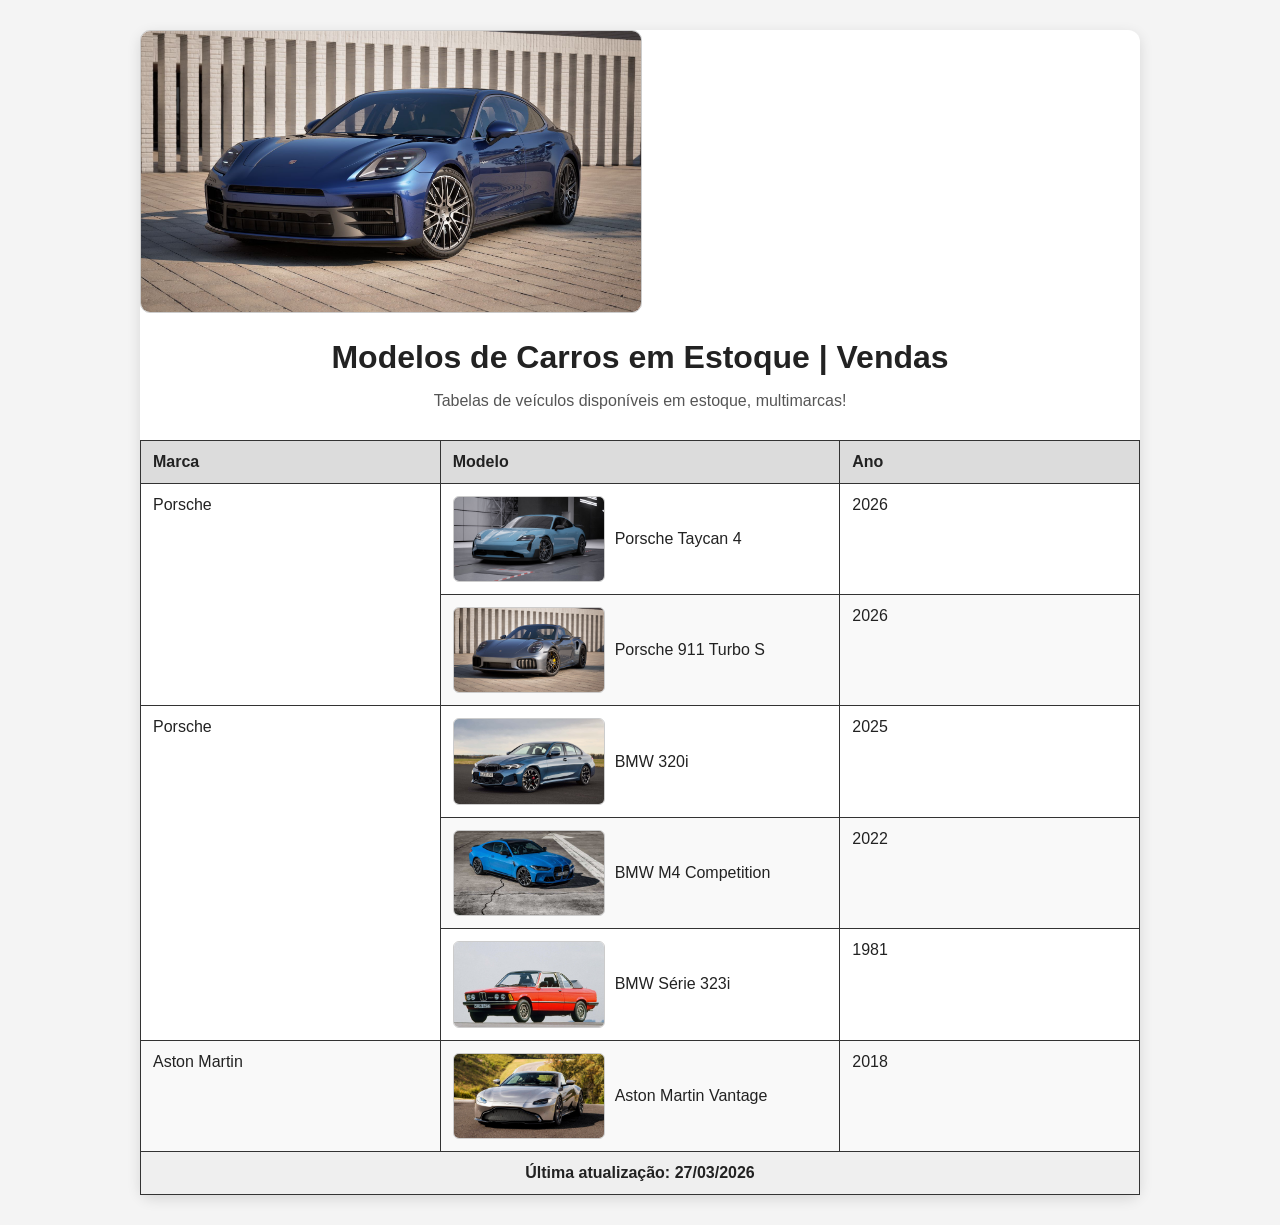
<file: Aula04/tabelas/index.html>
<!DOCTYPE html>
<html lang="pt-br">

<head>
    <meta charset="UTF-8">
    <meta name="viewport" content="width=device-width, initial-scale=1.0">
    <title>GM Multimarcas | Vendas</title>

    <style>
        body {
            margin: 0px;
            padding: 30px;
            font-family: Arial, Helvetica, sans-serif;
            background-color: #f4f4f4;
            color: #222;
        }

        .container {
            max-width: 1000px;
            margin: 0 auto;
            background-color: #ffffff;
            padding: 30 px;
            border-radius: 12px;
            box-shadow: 0 4px 14px rgba(0, 0, 0, 0.12);

        }
        .container .imgPrincipal{
            width: 500px;
            height: auto;
            object-fit: cover;
            border-radius: 10px;
            border: 1px solid #ccc;
        }

        h1 {
            text-align: center;
            margin-bottom: 10px;
        }

        p.descricao {
            text-align: center;
            margin-bottom: 30px;
            color: #555;
        }

        table {
            width: 100%;
            border-collapse: collapse;
            margin-top: 20px;
            background-color: #fff;
        }

        th,
        td {
            border: 1px solid #333;
            padding: 12px;
            text-align: left;
            vertical-align: top;
        }

        thead th {
            background-color: #dcdcdc;
            font-weight: bold;
        }

        tbody tr:nth-child(even) {
            background-color: #f9f9f9;
        }

        tfoot td {
            background-color: #efefef;
            font-weight: bold;
            text-align: center;
        }

        .col-marca {
            width: 30%;
        }

        .col-modelo {
            width: 40%;
        }

        .col-ano {
            width: 30%;
        }

        .imagem-carros {
            display: flex;
            align-items: center;
            gap: 10px;
        }

        .imagem-carros img {
            width: 150px;
            height: auto;
            object-fit: cover;
            border-radius: 6px;
            border: 1px solid #ccc;
        }

        .rodape-imagem {
            display: block;
            width: 120px;
            margin: 25px auto 0 auto;
            opacity: 0.9;
        }
    </style>
</head>

<body>
    <div class="container">
        <img class="imgPrincipal" src="img/PorschePanamera4.jpg" alt="Porsche Panamera 2026" class="imagem-topo">

        <h1>Modelos de Carros em Estoque | Vendas</h1>
        <p class="descricao">
            Tabelas de veículos disponíveis em estoque, multimarcas!
        </p>

        <table>
            <thead>
                <tr>
                    <th class="col-marca">Marca</th>
                    <th class="col-modelo">Modelo</th>
                    <th class="col-ano">Ano</th>
                </tr>
            </thead>
            <!--Início tbody-->
            <tbody>
                <!-- Veículos Porsche -->
                <tr>
                    <td rowspan="2">Porsche</td>
                    <td>
                        <div class="imagem-carros">
                            <img src="img/PorscheTaycanGT.jpg" alt="Porsche Taycan 4 2026">
                            <span>Porsche Taycan 4</span>
                        </div>
                    </td>
                    <td>2026</td>
                </tr>

                <tr>
                    <td>
                        <div class="imagem-carros">
                            <img src="img/Porsche911TurboS.jpg" alt="Porsche 911 Turbo S 2026">
                            <span>Porsche 911 Turbo S</span>
                        </div>
                    </td>
                    <td>2026</td>
                </tr>
                <!-- Fim veículos Porsche -->

                <!-- Veículos BMW -->
                <tr>
                    <td rowspan="3">Porsche</td>
                    <td>
                        <div class="imagem-carros">
                            <img src="img/BMW320i2025.jpg" alt="BMW 320i 2025">
                            <span>BMW 320i</span>
                        </div>
                    </td>
                    <td>2025</td>
                </tr>

                <tr>
                    <td>
                        <div class="imagem-carros">
                            <img src="img/BMWm4Competition2022.jpg" alt="BMW M4 Competition 2022">
                            <span>BMW M4 Competition</span>
                        </div>
                    </td>
                    <td>2022</td>
                </tr>

                <tr>
                    <td>
                        <div class="imagem-carros">
                            <img src="img/BMW323i1981.jpg" alt="BMW Série 323i 1981">
                            <span>BMW Série 323i</span>
                        </div>
                    </td>
                    <td>1981</td>
                </tr>
                <!-- Fim veículos BMW -->

                <!-- Início Aston Martin -->
                <tr>
                    <td>Aston Martin</td>
                    <td>
                        <div class="imagem-carros">
                            <img src="img/AstonMartinVantage2018.jpg" alt="Aston Martin Vantage 2018">
                            <span>Aston Martin Vantage</span>
                        </div>
                    </td>
                    <td>2018</td>
                </tr>
                <!-- Fim Aston Martin -->
            </tbody>

            <!-- Início tfoot -->
            <tfoot>
                <tr>
                    <td colspan="3">Última atualização: 27/03/2026</td>
                </tr>
            </tfoot>
            <!-- Fim tfoot -->
        </table>

        <imgs class="rodape-image" rc="img/logoTsl.png" alt="Logomarca da Loja Max Multimarcas">

    </div>


</body>

</html>
</file>
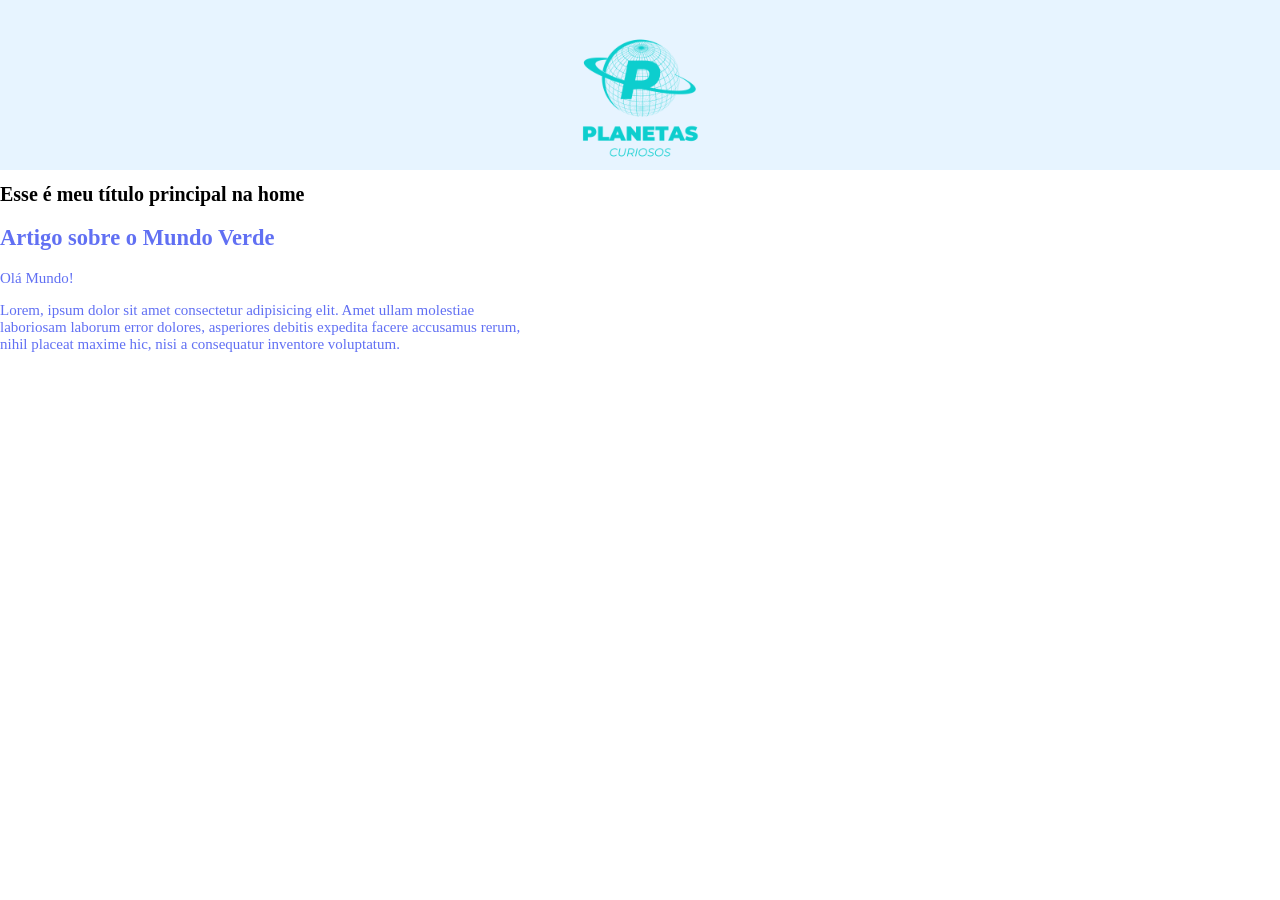
<file: Aula01/olaMundo.html>
<!DOCTYPE html>
<html lang="en">

<head>
    <meta charset="UTF-8">
    <meta name="viewport" content="width=device-width, initial-scale=1.0">
    <title>Exemplo de estrutura básica de um documento HTML</title>
    <link rel="stylesheet" href="style/olaMundo.css">
</head>

<body>
    <!-- CTRL + ; = atalho para comentários-->
    <!-- ALT + Z = ativa o quebra linhas-->

    <!-- Início Menu -->
    <header id="header">
        <a href="index.html"><img src="imgs/1.png" alt="logoMundoVerde" id="logo"></a>

    </header>
    <!-- Fim Menu -->
     <!-- Início Main -->

    <main id="mainPageHome">
        <h1>Esse é meu título principal na home</h1>
        <h2>Artigo sobre o Mundo Verde</h2>
        <p>
            Olá Mundo!
        </p>
        <p>
            Lorem, ipsum dolor sit amet consectetur adipisicing elit. Amet ullam molestiae <br>
            laboriosam laborum error dolores, asperiores debitis expedita facere accusamus rerum, <br>
            nihil placeat maxime hic, nisi a consequatur inventore voluptatum.
        </p>
    </main>

</body>


</html>
</file>
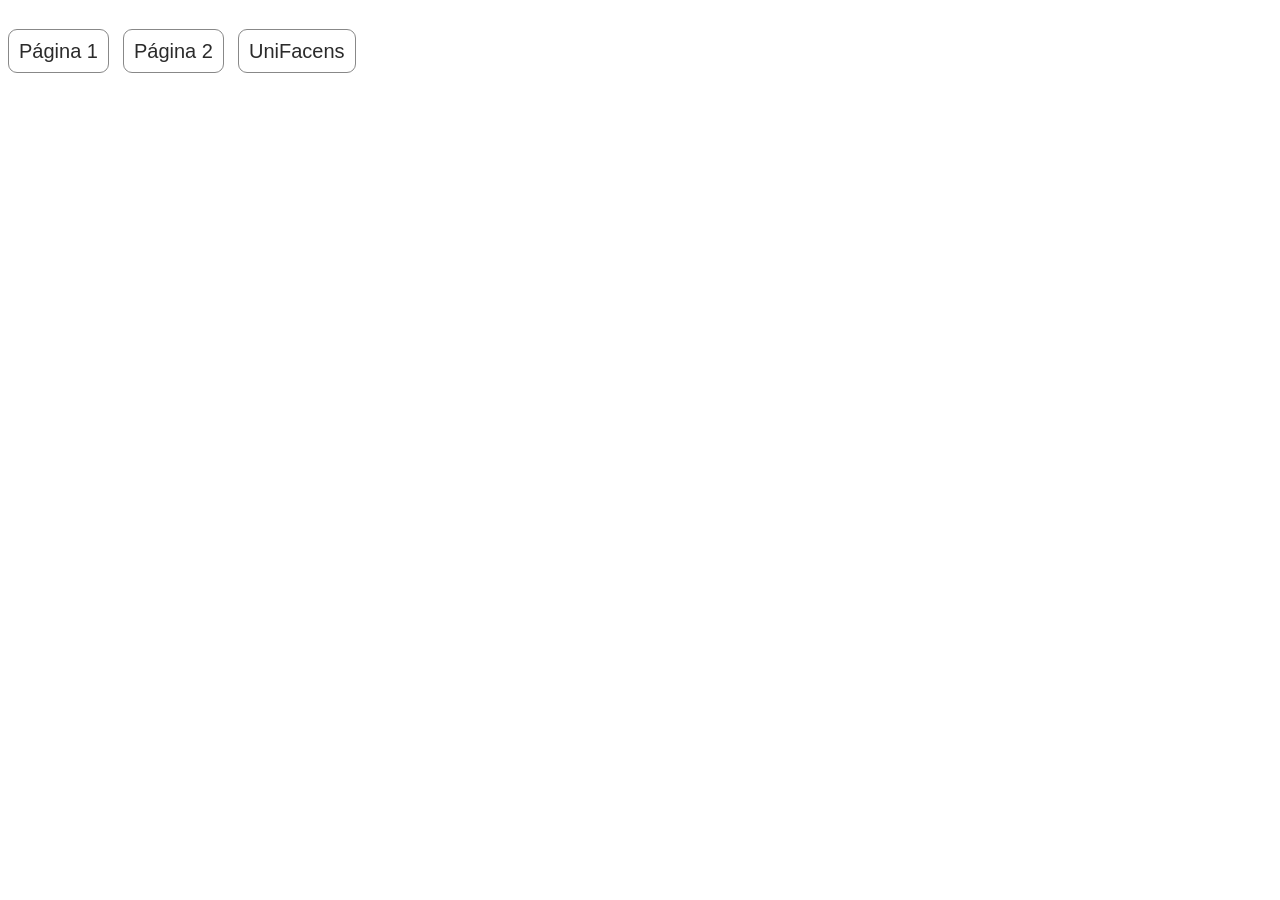
<file: Aula02/links/pagina1.html>
<!DOCTYPE html>
<html lang="pt-br">

<head>
    <meta charset="UTF-8">
    <meta name="viewport" content="width=device-width, initial-scale=1.0">

    <style>
        body {
            background-color: white;
            margin-top: 40px;
        }

        a {
            color: rgb(43, 43, 43);
            text-decoration: none;
            font-family: Arial, Helvetica, sans-serif;
            font-size: 20px;
            border-radius: 9px;
            border: solid 1px #888888;
            padding: 10px;
            margin-right: 10px;

        }

        a:hover {
            color: gray;
            font-size: 20px;
            transition: 0.3s;
            box-shadow: 3px 4px 6px #888888;
            border-radius: 11px;
            border-bottom: solid 2px #888888;
            text-decoration: none;
        }
    </style>

    <title>Minha página de links com CSS incorporado</title>
</head>

<body>

    <a href="pagina1.html" target="_blank">Página 1</a>
    <a href="pagina2.html" target="_parent">Página 2</a>
    <a href="https://www.facens.br/" target="top">UniFacens</a>

</body>

</html>
</file>
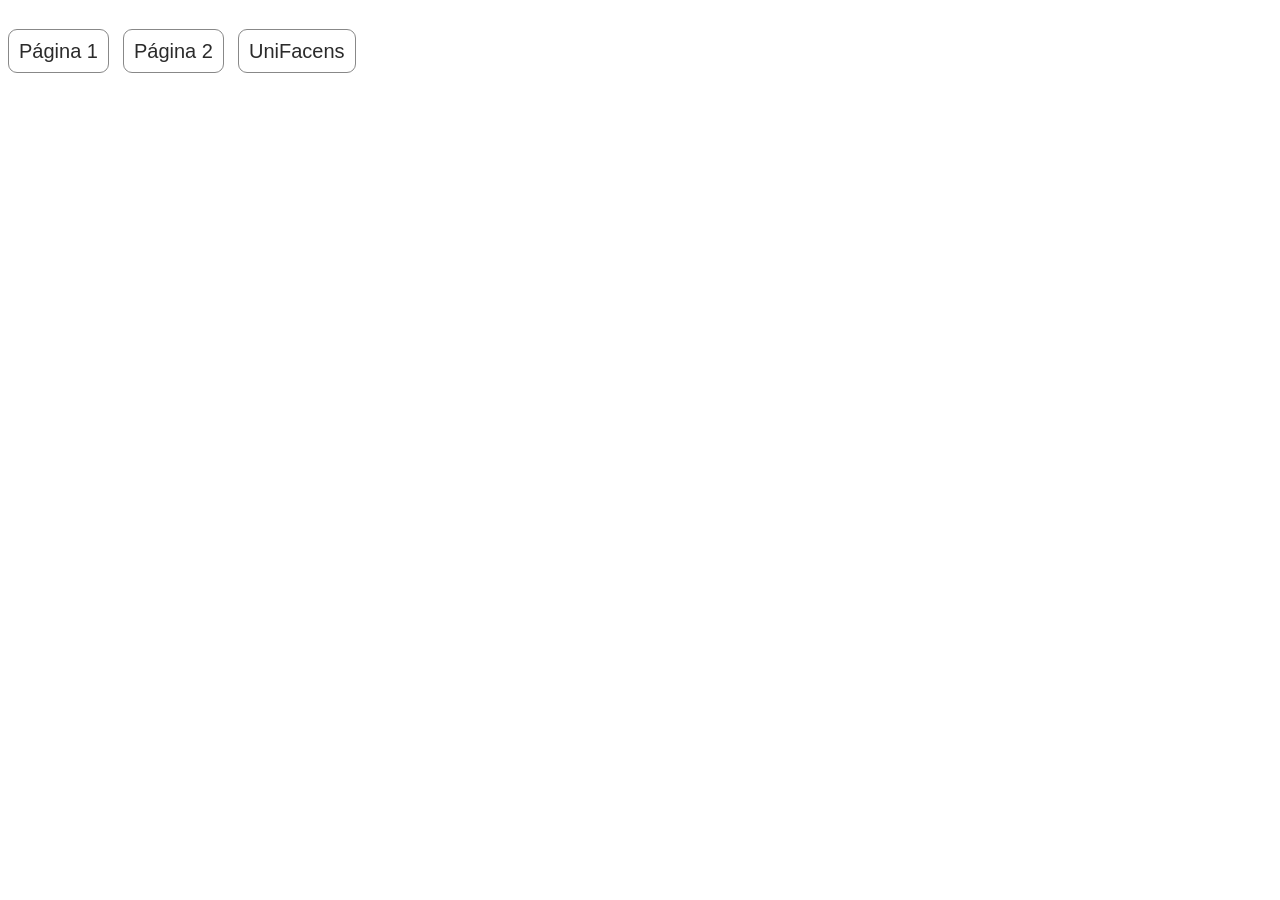
<file: Aula02/links/pagina2.html>
<!DOCTYPE html>
<html lang="pt-br">

<head>
    <meta charset="UTF-8">
    <meta name="viewport" content="width=device-width, initial-scale=1.0">

    <style>
        body {
            background-color: white;
            margin-top: 40px;
        }

        a {
            color: rgb(43, 43, 43);
            text-decoration: none;
            font-family: Arial, Helvetica, sans-serif;
            font-size: 20px;
            border-radius: 9px;
            border: solid 1px #888888;
            padding: 10px;
            margin-right: 10px;

        }

        a:hover {
            background-color: rgb(0, 80, 0);
            color: rgb(255, 255, 255);
            font-size: 20px;
            transition: 0.3s;
            box-shadow:  3px 4px 6px rgb(141, 141, 141);
            border-radius: 11px;
            border-bottom: solid 2px rgb(51, 51, 51);
            text-decoration: none;
        }
    </style>

    <title>Minha segunda página de links com CSS incorporado</title>
</head>

<body>

    <a href="pagina1.html" target="_self">Página 1</a>
    <a href="pagina2.html" target="_top">Página 2</a>
    <a href="https://www.facens.br/" target="_blank">UniFacens</a>

</body>

</html>
</file>
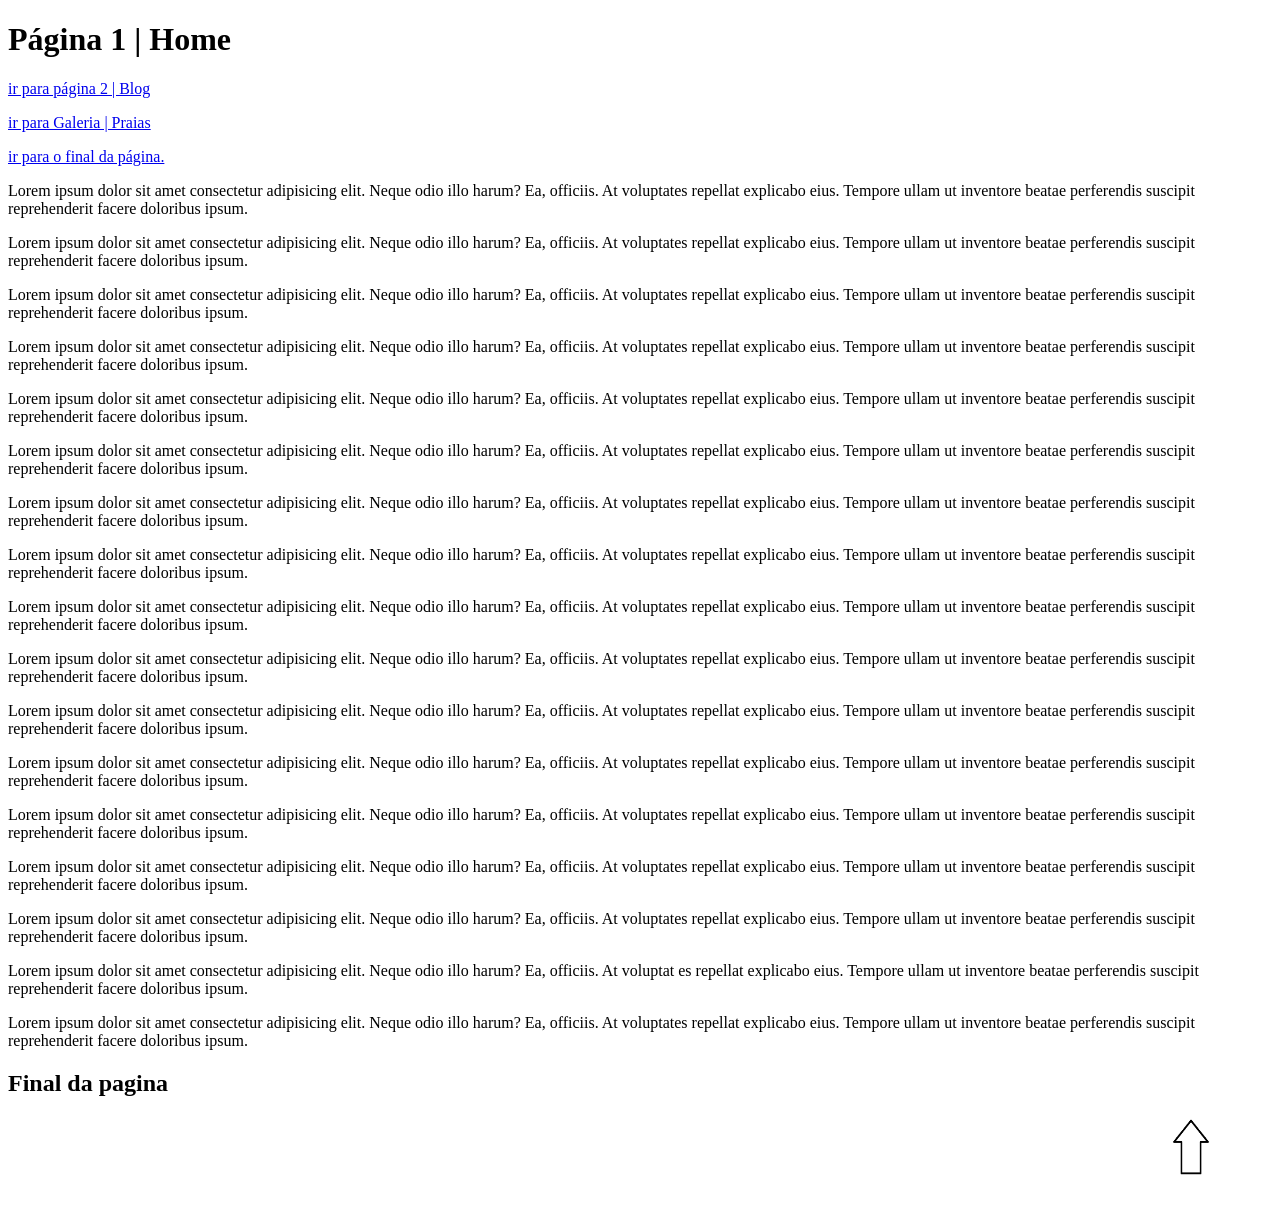
<file: Aula03/_ancoras_galeria/ancora-pagina1.html>
<!DOCTYPE html>
<html lang="pt">

<head>
    <meta charset="UTF-8">
    <meta name="viewport" content="width=device-width, initial-scale=1.0">
    <title>Página 1 | Home</title>
</head>

<body>
    <h1>Página 1 | Home</h1>

    <p><a href="./ancora-pagina2.html">ir para página 2 | Blog</a></p>
    <p><a href="./imagem.html">ir para Galeria | Praias</a></p>

    <p><a href="#final">ir para o final da página.</a></p>

    <p>Lorem ipsum dolor sit amet consectetur adipisicing elit. Neque odio illo harum? Ea, officiis. At voluptates
        repellat explicabo eius. Tempore ullam ut inventore beatae perferendis suscipit reprehenderit facere doloribus
        ipsum.</p>
    <p>Lorem ipsum dolor sit amet consectetur adipisicing elit. Neque odio illo harum? Ea, officiis. At voluptates
        repellat explicabo eius. Tempore ullam ut inventore beatae perferendis suscipit reprehenderit facere doloribus
        ipsum.</p>
    <p>Lorem ipsum dolor sit amet consectetur adipisicing elit. Neque odio illo harum? Ea, officiis. At voluptates
        repellat explicabo eius. Tempore ullam ut inventore beatae perferendis suscipit reprehenderit facere doloribus
        ipsum.</p>
    <p>Lorem ipsum dolor sit amet consectetur adipisicing elit. Neque odio illo harum? Ea, officiis. At voluptates
        repellat explicabo eius. Tempore ullam ut inventore beatae perferendis suscipit reprehenderit facere doloribus
        ipsum.</p>
    <p>Lorem ipsum dolor sit amet consectetur adipisicing elit. Neque odio illo harum? Ea, officiis. At voluptates
        repellat explicabo eius. Tempore ullam ut inventore beatae perferendis suscipit reprehenderit facere doloribus
        ipsum.</p>
    <p>Lorem ipsum dolor sit amet consectetur adipisicing elit. Neque odio illo harum? Ea, officiis. At voluptates
        repellat explicabo eius. Tempore ullam ut inventore beatae perferendis suscipit reprehenderit facere doloribus
        ipsum.</p>
    <p>Lorem ipsum dolor sit amet consectetur adipisicing elit. Neque odio illo harum? Ea, officiis. At voluptates
        repellat explicabo eius. Tempore ullam ut inventore beatae perferendis suscipit reprehenderit facere doloribus
        ipsum.</p>
    <p>Lorem ipsum dolor sit amet consectetur adipisicing elit. Neque odio illo harum? Ea, officiis. At voluptates
        repellat explicabo eius. Tempore ullam ut inventore beatae perferendis suscipit reprehenderit facere doloribus
        ipsum.</p>
    <p>Lorem ipsum dolor sit amet consectetur adipisicing elit. Neque odio illo harum? Ea, officiis. At voluptates
        repellat explicabo eius. Tempore ullam ut inventore beatae perferendis suscipit reprehenderit facere doloribus
        ipsum.</p>
    <p>Lorem ipsum dolor sit amet consectetur adipisicing elit. Neque odio illo harum? Ea, officiis. At voluptates
        repellat explicabo eius. Tempore ullam ut inventore beatae perferendis suscipit reprehenderit facere doloribus
        ipsum.</p>
    <p>Lorem ipsum dolor sit amet consectetur adipisicing elit. Neque odio illo harum? Ea, officiis. At voluptates
        repellat explicabo eius. Tempore ullam ut inventore beatae perferendis suscipit reprehenderit facere doloribus
        ipsum.</p>
    <p>Lorem ipsum dolor sit amet consectetur adipisicing elit. Neque odio illo harum? Ea, officiis. At voluptates
        repellat explicabo eius. Tempore ullam ut inventore beatae perferendis suscipit reprehenderit facere doloribus
        ipsum.</p>
    <p>Lorem ipsum dolor sit amet consectetur adipisicing elit. Neque odio illo harum? Ea, officiis. At voluptates
        repellat explicabo eius. Tempore ullam ut inventore beatae perferendis suscipit reprehenderit facere doloribus
        ipsum.</p>
    <p>Lorem ipsum dolor sit amet consectetur adipisicing elit. Neque odio illo harum? Ea, officiis. At voluptates
        repellat explicabo eius. Tempore ullam ut inventore beatae perferendis suscipit reprehenderit facere doloribus
        ipsum.</p>
    <p>Lorem ipsum dolor sit amet consectetur adipisicing elit. Neque odio illo harum? Ea, officiis. At voluptates
        repellat explicabo eius. Tempore ullam ut inventore beatae perferendis suscipit reprehenderit facere doloribus
        ipsum.</p>
    <p>Lorem ipsum dolor sit amet consectetur adipisicing elit. Neque odio illo harum? Ea, officiis. At voluptat es
        repellat explicabo eius. Tempore ullam ut inventore beatae perferendis suscipit reprehenderit facere doloribus
        ipsum.</p>
    <p>Lorem ipsum dolor sit amet consectetur adipisicing elit. Neque odio illo harum? Ea, officiis. At voluptates
        repellat explicabo eius. Tempore ullam ut inventore beatae perferendis suscipit reprehenderit facere doloribus
        ipsum.</p>

        <h2 id ="final">Final da pagina </h2>

        <p><a href="#"><img class="pulses" src="./images.png" alt="" style="float: right;margin-right: 4%; margin-bottom: 4%; width: 60px; z-index: 10; display: block; position: relative;"></a></p>
    </body>

</html>
</file>
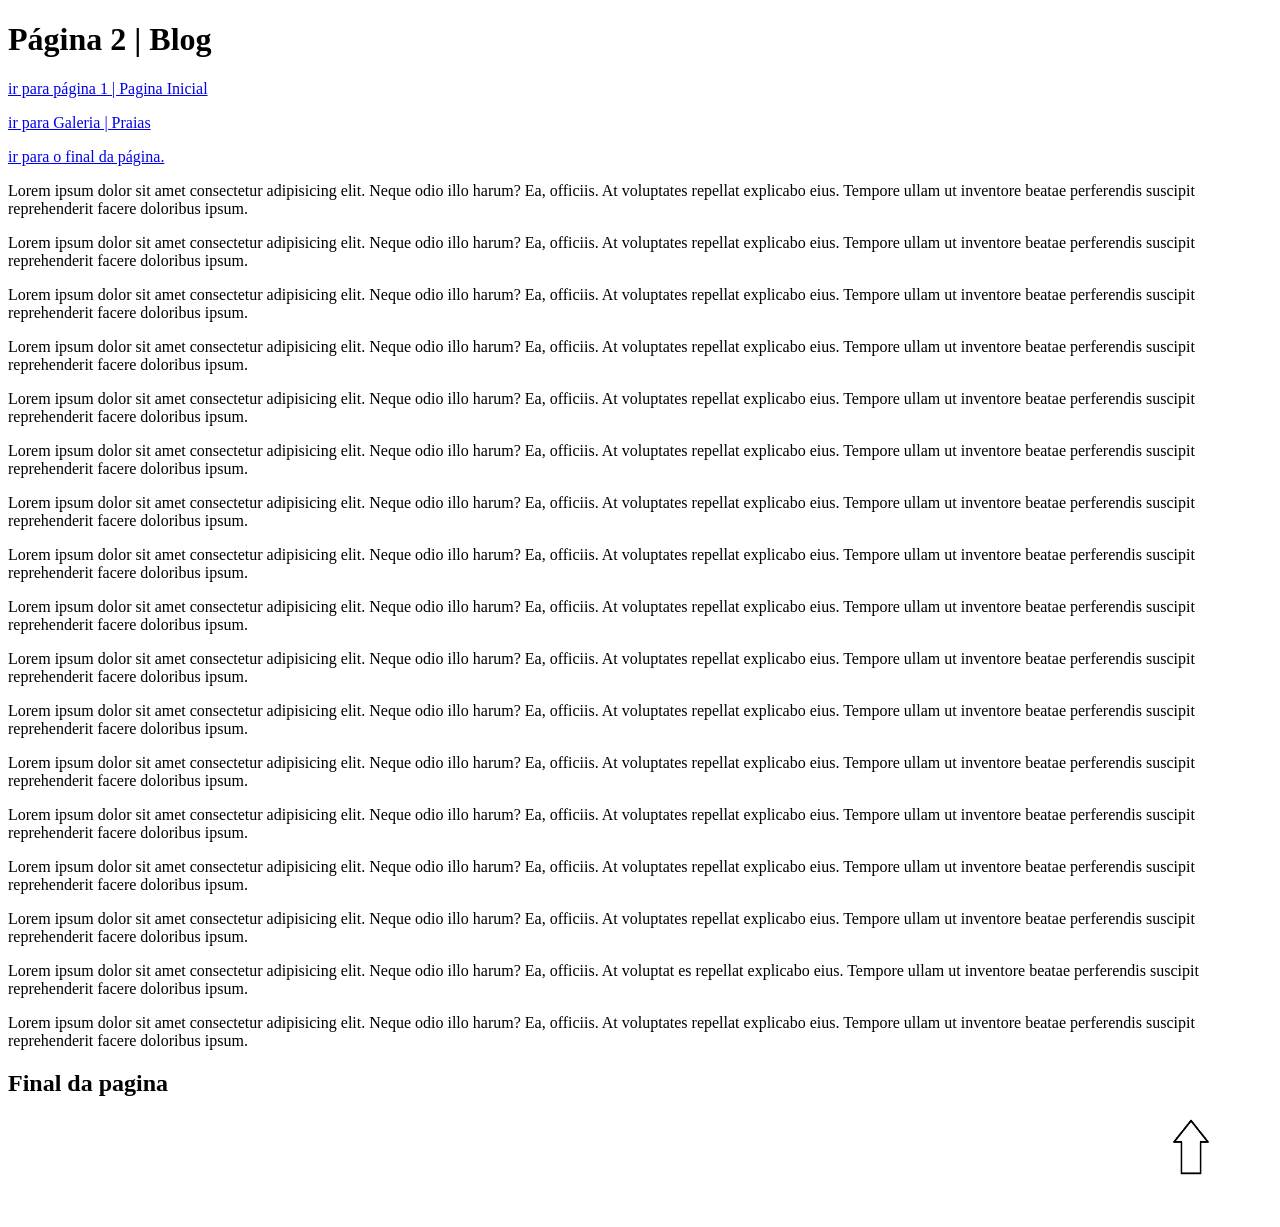
<file: Aula03/_ancoras_galeria/ancora-pagina2.html>
<!DOCTYPE html>
<html lang="pt">

<head>
    <meta charset="UTF-8">
    <meta name="viewport" content="width=device-width, initial-scale=1.0">
    <title>Página 1 | Home</title>
</head>

<body>
    <h1>Página 2 | Blog</h1>

    <p><a href="./ancora-pagina1.html">ir para página 1 | Pagina Inicial</a></p>
    <p><a href="./imagem.html">ir para Galeria | Praias</a></p>

    <p><a href="#final">ir para o final da página.</a></p>

    <p>Lorem ipsum dolor sit amet consectetur adipisicing elit. Neque odio illo harum? Ea, officiis. At voluptates
        repellat explicabo eius. Tempore ullam ut inventore beatae perferendis suscipit reprehenderit facere doloribus
        ipsum.</p>
    <p>Lorem ipsum dolor sit amet consectetur adipisicing elit. Neque odio illo harum? Ea, officiis. At voluptates
        repellat explicabo eius. Tempore ullam ut inventore beatae perferendis suscipit reprehenderit facere doloribus
        ipsum.</p>
    <p>Lorem ipsum dolor sit amet consectetur adipisicing elit. Neque odio illo harum? Ea, officiis. At voluptates
        repellat explicabo eius. Tempore ullam ut inventore beatae perferendis suscipit reprehenderit facere doloribus
        ipsum.</p>
    <p>Lorem ipsum dolor sit amet consectetur adipisicing elit. Neque odio illo harum? Ea, officiis. At voluptates
        repellat explicabo eius. Tempore ullam ut inventore beatae perferendis suscipit reprehenderit facere doloribus
        ipsum.</p>
    <p>Lorem ipsum dolor sit amet consectetur adipisicing elit. Neque odio illo harum? Ea, officiis. At voluptates
        repellat explicabo eius. Tempore ullam ut inventore beatae perferendis suscipit reprehenderit facere doloribus
        ipsum.</p>
    <p>Lorem ipsum dolor sit amet consectetur adipisicing elit. Neque odio illo harum? Ea, officiis. At voluptates
        repellat explicabo eius. Tempore ullam ut inventore beatae perferendis suscipit reprehenderit facere doloribus
        ipsum.</p>
    <p>Lorem ipsum dolor sit amet consectetur adipisicing elit. Neque odio illo harum? Ea, officiis. At voluptates
        repellat explicabo eius. Tempore ullam ut inventore beatae perferendis suscipit reprehenderit facere doloribus
        ipsum.</p>
    <p>Lorem ipsum dolor sit amet consectetur adipisicing elit. Neque odio illo harum? Ea, officiis. At voluptates
        repellat explicabo eius. Tempore ullam ut inventore beatae perferendis suscipit reprehenderit facere doloribus
        ipsum.</p>
    <p>Lorem ipsum dolor sit amet consectetur adipisicing elit. Neque odio illo harum? Ea, officiis. At voluptates
        repellat explicabo eius. Tempore ullam ut inventore beatae perferendis suscipit reprehenderit facere doloribus
        ipsum.</p>
    <p>Lorem ipsum dolor sit amet consectetur adipisicing elit. Neque odio illo harum? Ea, officiis. At voluptates
        repellat explicabo eius. Tempore ullam ut inventore beatae perferendis suscipit reprehenderit facere doloribus
        ipsum.</p>
    <p>Lorem ipsum dolor sit amet consectetur adipisicing elit. Neque odio illo harum? Ea, officiis. At voluptates
        repellat explicabo eius. Tempore ullam ut inventore beatae perferendis suscipit reprehenderit facere doloribus
        ipsum.</p>
    <p>Lorem ipsum dolor sit amet consectetur adipisicing elit. Neque odio illo harum? Ea, officiis. At voluptates
        repellat explicabo eius. Tempore ullam ut inventore beatae perferendis suscipit reprehenderit facere doloribus
        ipsum.</p>
    <p>Lorem ipsum dolor sit amet consectetur adipisicing elit. Neque odio illo harum? Ea, officiis. At voluptates
        repellat explicabo eius. Tempore ullam ut inventore beatae perferendis suscipit reprehenderit facere doloribus
        ipsum.</p>
    <p>Lorem ipsum dolor sit amet consectetur adipisicing elit. Neque odio illo harum? Ea, officiis. At voluptates
        repellat explicabo eius. Tempore ullam ut inventore beatae perferendis suscipit reprehenderit facere doloribus
        ipsum.</p>
    <p>Lorem ipsum dolor sit amet consectetur adipisicing elit. Neque odio illo harum? Ea, officiis. At voluptates
        repellat explicabo eius. Tempore ullam ut inventore beatae perferendis suscipit reprehenderit facere doloribus
        ipsum.</p>
    <p>Lorem ipsum dolor sit amet consectetur adipisicing elit. Neque odio illo harum? Ea, officiis. At voluptat es
        repellat explicabo eius. Tempore ullam ut inventore beatae perferendis suscipit reprehenderit facere doloribus
        ipsum.</p>
    <p>Lorem ipsum dolor sit amet consectetur adipisicing elit. Neque odio illo harum? Ea, officiis. At voluptates
        repellat explicabo eius. Tempore ullam ut inventore beatae perferendis suscipit reprehenderit facere doloribus
        ipsum.</p>

        <h2 id ="final">Final da pagina </h2>

        <p><a href="#"><img class="pulses" src="./images.png" alt="" style="float: right;margin-right: 4%; margin-bottom: 4%; width: 60px; z-index: 10; display: block; position: relative;"></a></p>
    </body>

</html>
</file>
<file: Aula01/style/olaMundo.css>
body {
    margin: 0px;
    border: 0px;
}

#header{
    text-align: center;
    background-color: #e7f4ff;
    height: 170px;
}

#header img{
    left: 10px;
    display: flex;
    justify-content: center;
    align-items: center;
    width: 200px;
}

#header #logo{

    margin: auto;
}

#mainPageHome h1{
    color: black;
    font-weight: bold;
    font-size: 20px;
}

#mainPageHome{
    color: #6170f3;
    font-size: 15px;
}
</file>
